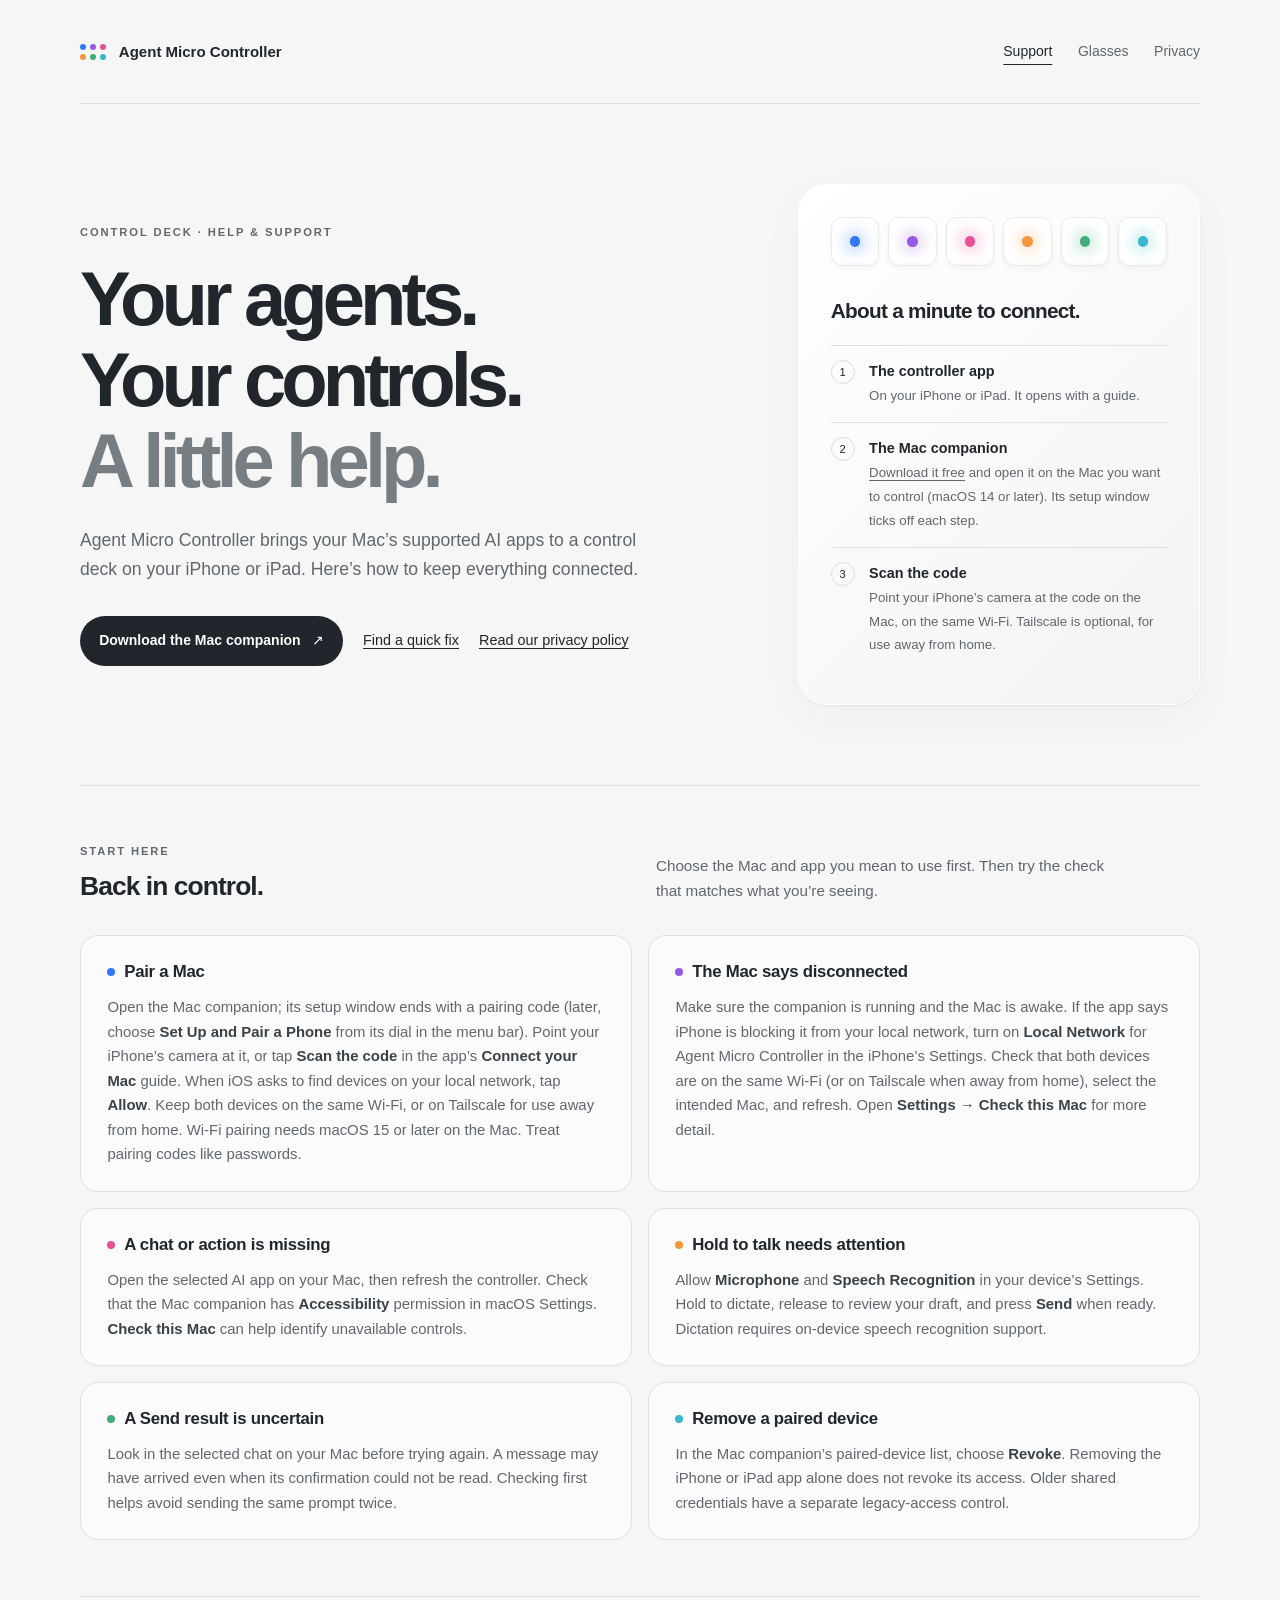
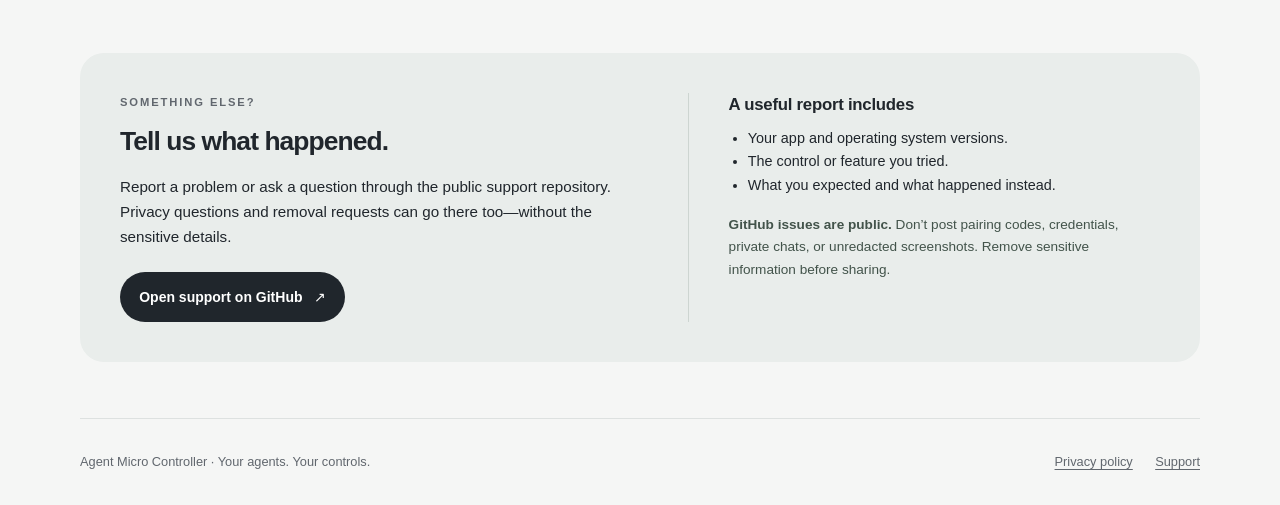
<file: index.html>
<!doctype html>
<html lang="en">
<head>
  <meta charset="utf-8">
  <meta name="viewport" content="width=device-width, initial-scale=1">
  <meta name="description" content="Setup help, troubleshooting, and privacy information for Agent Micro Controller, the iPhone and iPad control deck for your paired Macs.">
  <meta name="theme-color" content="#f5f6f5">
  <meta name="referrer" content="strict-origin-when-cross-origin">
  <title>Support · Agent Micro Controller</title>
  <link rel="canonical" href="https://rickndanger-ctrl.github.io/agent-micro-controller-site/">
  <link rel="stylesheet" href="styles.css">
</head>
<body>
  <a class="skip-link" href="#main">Skip to content</a>
  <div class="shell">
    <header class="site-header">
      <a class="brand" href="./" aria-label="Agent Micro Controller support home">
        <span class="brand-mark" aria-hidden="true"><i class="blue"></i><i class="purple"></i><i class="pink"></i><i class="orange"></i><i class="green"></i><i class="cyan"></i></span>
        <span>Agent Micro Controller</span>
      </a>
      <nav class="site-nav" aria-label="Main navigation"><a href="./" aria-current="page">Support</a><a href="glasses/">Glasses</a><a href="privacy/">Privacy</a></nav>
    </header>

    <main id="main">
      <section class="hero" aria-labelledby="welcome">
        <div class="hero-copy">
          <span class="eyebrow">Control Deck · Help &amp; support</span>
          <h1 id="welcome">Your agents.<br>Your controls.<br><span>A little help.</span></h1>
          <p>Agent Micro Controller brings your Mac’s supported AI apps to a control deck on your iPhone or iPad. Here’s how to keep everything connected.</p>
          <div class="hero-links"><a class="button" href="https://github.com/rickndanger-ctrl/genesis-microcontroller-app/releases/latest">Download the Mac companion <span aria-hidden="true">↗</span></a><a href="#troubleshooting">Find a quick fix</a><a href="privacy/">Read our privacy policy</a></div>
        </div>
        <aside class="setup-card" aria-labelledby="setup-title">
          <div class="key-motif" aria-hidden="true"><i class="blue"></i><i class="purple"></i><i class="pink"></i><i class="orange"></i><i class="green"></i><i class="cyan"></i></div>
          <h2 id="setup-title">About a minute to connect.</h2>
          <div class="setup-row"><span class="setup-number" aria-hidden="true">1</span><div><strong>The controller app</strong><span>On your iPhone or iPad. It opens with a guide.</span></div></div>
          <div class="setup-row"><span class="setup-number" aria-hidden="true">2</span><div><strong>The Mac companion</strong><span><a href="https://github.com/rickndanger-ctrl/genesis-microcontroller-app/releases/latest">Download it free</a> and open it on the Mac you want to control (macOS 14 or later). Its setup window ticks off each step.</span></div></div>
          <div class="setup-row"><span class="setup-number" aria-hidden="true">3</span><div><strong>Scan the code</strong><span>Point your iPhone’s camera at the code on the Mac, on the same Wi-Fi. Tailscale is optional, for use away from home.</span></div></div>
        </aside>
      </section>

      <section class="section" id="troubleshooting" aria-labelledby="help-title">
        <div class="section-heading"><div><span class="eyebrow">Start here</span><h2 id="help-title">Back in control.</h2></div><p>Choose the Mac and app you mean to use first. Then try the check that matches what you’re seeing.</p></div>
        <div class="help-grid">
          <article class="help-card"><h3><span class="card-dot blue" aria-hidden="true"></span>Pair a Mac</h3><p>Open the Mac companion; its setup window ends with a pairing code (later, choose <strong>Set Up and Pair a Phone</strong> from its dial in the menu bar). Point your iPhone’s camera at it, or tap <strong>Scan the code</strong> in the app’s <strong>Connect your Mac</strong> guide. When iOS asks to find devices on your local network, tap <strong>Allow</strong>. Keep both devices on the same Wi-Fi, or on Tailscale for use away from home. Wi-Fi pairing needs macOS 15 or later on the Mac. Treat pairing codes like passwords.</p></article>
          <article class="help-card"><h3><span class="card-dot purple" aria-hidden="true"></span>The Mac says disconnected</h3><p>Make sure the companion is running and the Mac is awake. If the app says iPhone is blocking it from your local network, turn on <strong>Local Network</strong> for Agent Micro Controller in the iPhone’s Settings. Check that both devices are on the same Wi-Fi (or on Tailscale when away from home), select the intended Mac, and refresh. Open <strong>Settings → Check this Mac</strong> for more detail.</p></article>
          <article class="help-card"><h3><span class="card-dot pink" aria-hidden="true"></span>A chat or action is missing</h3><p>Open the selected AI app on your Mac, then refresh the controller. Check that the Mac companion has <strong>Accessibility</strong> permission in macOS Settings. <strong>Check this Mac</strong> can help identify unavailable controls.</p></article>
          <article class="help-card"><h3><span class="card-dot orange" aria-hidden="true"></span>Hold to talk needs attention</h3><p>Allow <strong>Microphone</strong> and <strong>Speech Recognition</strong> in your device’s Settings. Hold to dictate, release to review your draft, and press <strong>Send</strong> when ready. Dictation requires on-device speech recognition support.</p></article>
          <article class="help-card"><h3><span class="card-dot green" aria-hidden="true"></span>A Send result is uncertain</h3><p>Look in the selected chat on your Mac before trying again. A message may have arrived even when its confirmation could not be read. Checking first helps avoid sending the same prompt twice.</p></article>
          <article class="help-card"><h3><span class="card-dot cyan" aria-hidden="true"></span>Remove a paired device</h3><p>In the Mac companion’s paired-device list, choose <strong>Revoke</strong>. Removing the iPhone or iPad app alone does not revoke its access. Older shared credentials have a separate legacy-access control.</p></article>
        </div>
      </section>

      <section class="section" aria-labelledby="contact-title">
        <div class="contact-card">
          <div><span class="eyebrow">Something else?</span><h2 id="contact-title">Tell us what happened.</h2><p>Report a problem or ask a question through the public support repository. Privacy questions and removal requests can go there too—without the sensitive details.</p><a class="button" href="https://github.com/rickndanger-ctrl/agent-micro-controller-site/issues">Open support on GitHub <span aria-hidden="true">↗</span></a></div>
          <div class="issue-notes"><h3>A useful report includes</h3><ul><li>Your app and operating system versions.</li><li>The control or feature you tried.</li><li>What you expected and what happened instead.</li></ul><p class="private-warning"><strong>GitHub issues are public.</strong> Don’t post pairing codes, credentials, private chats, or unredacted screenshots. Remove sensitive information before sharing.</p></div>
        </div>
      </section>
    </main>

    <footer class="site-footer"><p>Agent Micro Controller · Your agents. Your controls.</p><nav aria-label="Footer navigation"><a href="privacy/">Privacy policy</a><a href="https://github.com/rickndanger-ctrl/agent-micro-controller-site/issues">Support</a></nav></footer>
  </div>
</body>
</html>
</file>
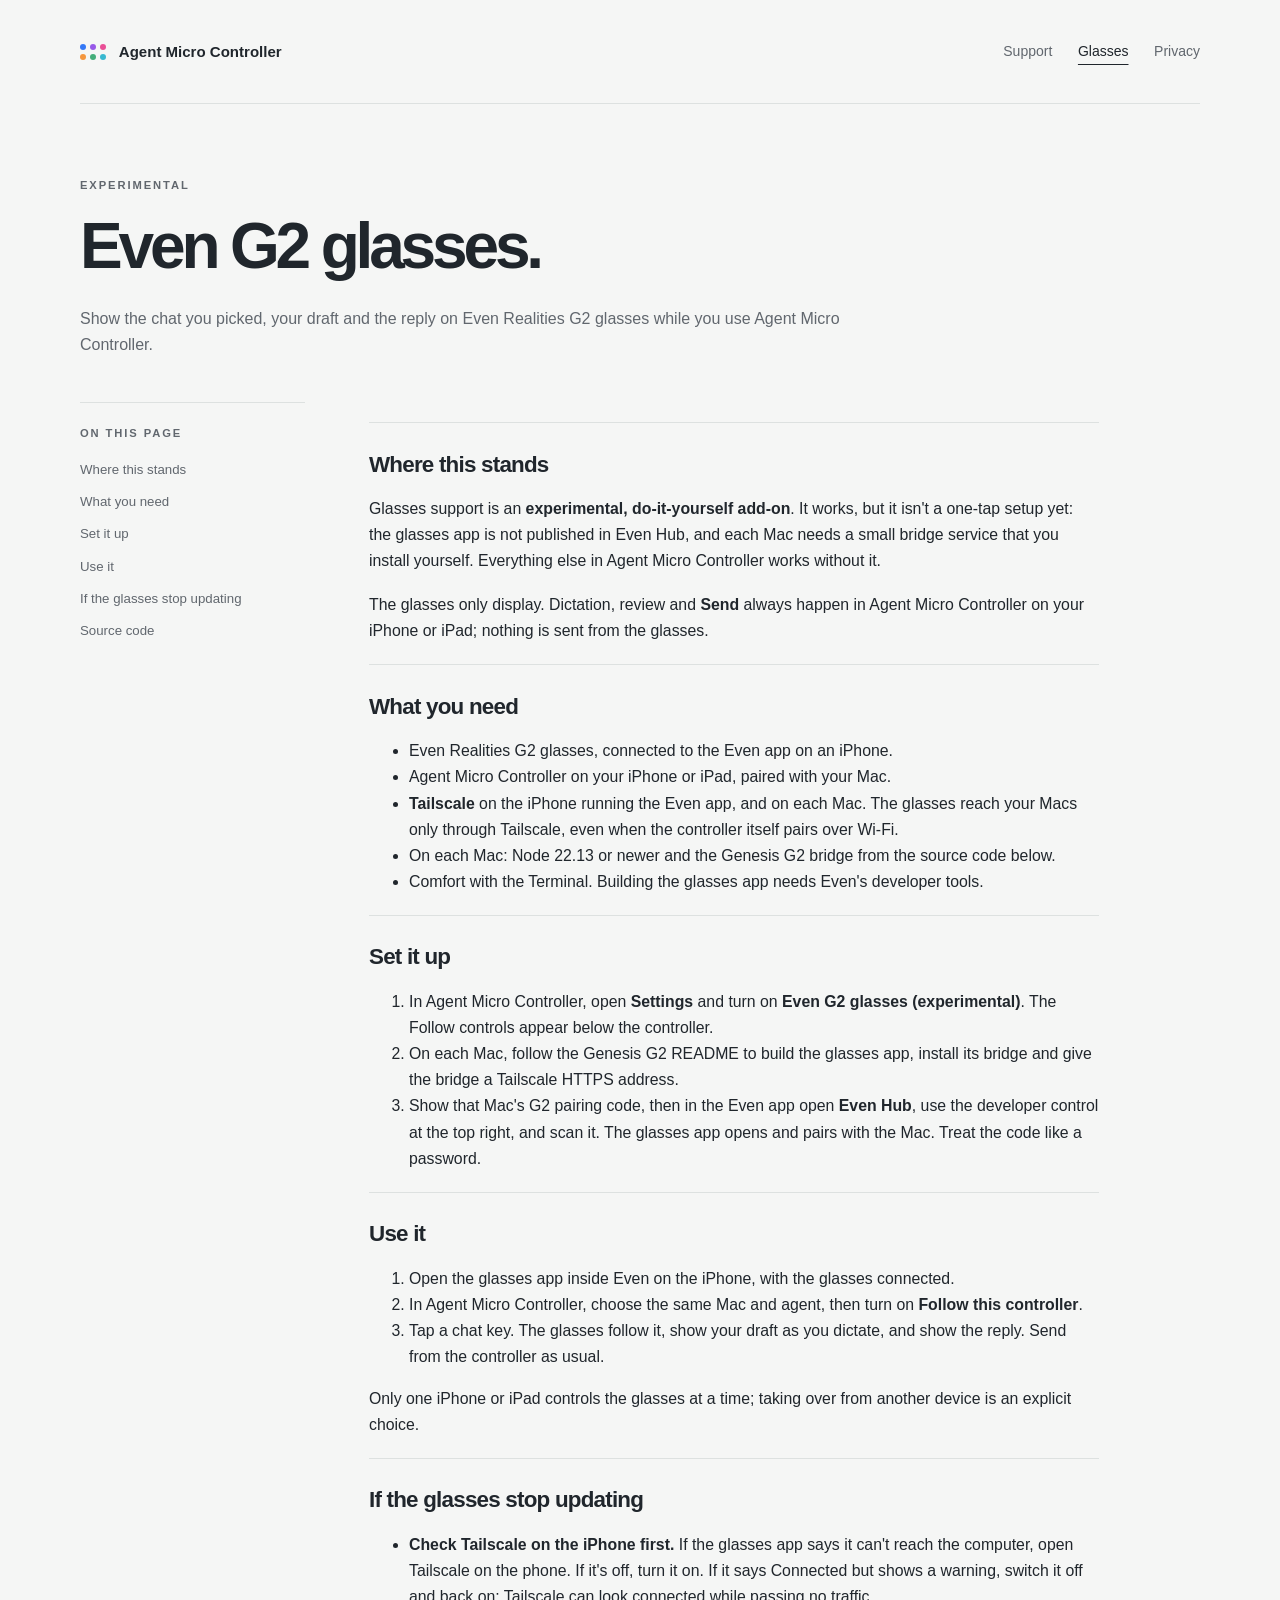
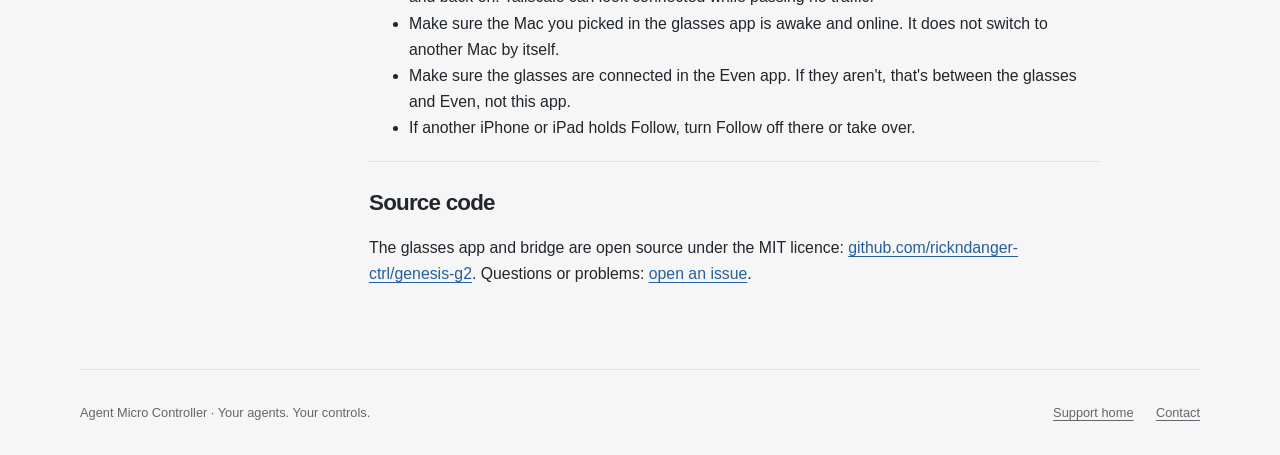
<file: glasses/index.html>
<!doctype html>
<html lang="en">
<head>
  <meta charset="utf-8">
  <meta name="viewport" content="width=device-width, initial-scale=1">
  <meta name="description" content="Experimental: show your Agent Micro Controller chat and draft on Even Realities G2 glasses. What you need, how to set it up, and how to fix a lost connection.">
  <meta name="theme-color" content="#f5f6f5">
  <meta name="referrer" content="strict-origin-when-cross-origin">
  <title>G2 glasses (experimental) · Agent Micro Controller</title>
  <link rel="canonical" href="https://rickndanger-ctrl.github.io/agent-micro-controller-site/glasses/">
  <link rel="stylesheet" href="../styles.css">
</head>
<body>
  <a class="skip-link" href="#main">Skip to content</a>
  <div class="shell">
    <header class="site-header">
      <a class="brand" href="../" aria-label="Agent Micro Controller support home">
        <span class="brand-mark" aria-hidden="true"><i class="blue"></i><i class="purple"></i><i class="pink"></i><i class="orange"></i><i class="green"></i><i class="cyan"></i></span>
        <span>Agent Micro Controller</span>
      </a>
      <nav class="site-nav" aria-label="Main navigation"><a href="../">Support</a><a href="./" aria-current="page">Glasses</a><a href="../privacy/">Privacy</a></nav>
    </header>
    <main id="main">
      <div class="policy-header">
        <span class="eyebrow">Experimental</span>
        <h1>Even G2 glasses.</h1>
        <p>Show the chat you picked, your draft and the reply on Even Realities G2 glasses while you use Agent Micro Controller.</p>
      </div>
      <div class="policy-layout">
        <nav class="policy-toc" aria-label="Glasses guide sections"><span class="eyebrow">On this page</span><ol>
<li><a href="#status">Where this stands</a></li>
<li><a href="#what-you-need">What you need</a></li>
<li><a href="#set-up">Set it up</a></li>
<li><a href="#use">Use it</a></li>
<li><a href="#trouble">If the glasses stop updating</a></li>
<li><a href="#source">Source code</a></li>
        </ol></nav>
        <article class="policy-body" aria-label="Even G2 glasses guide">
<h2 id="status">Where this stands</h2>
<p>Glasses support is an <strong>experimental, do-it-yourself add-on</strong>. It works, but it isn't a one-tap setup yet: the glasses app is not published in Even Hub, and each Mac needs a small bridge service that you install yourself. Everything else in Agent Micro Controller works without it.</p>
<p>The glasses only display. Dictation, review and <strong>Send</strong> always happen in Agent Micro Controller on your iPhone or iPad; nothing is sent from the glasses.</p>

<h2 id="what-you-need">What you need</h2>
<ul>
<li>Even Realities G2 glasses, connected to the Even app on an iPhone.</li>
<li>Agent Micro Controller on your iPhone or iPad, paired with your Mac.</li>
<li><strong>Tailscale</strong> on the iPhone running the Even app, and on each Mac. The glasses reach your Macs only through Tailscale, even when the controller itself pairs over Wi-Fi.</li>
<li>On each Mac: Node 22.13 or newer and the Genesis G2 bridge from the source code below.</li>
<li>Comfort with the Terminal. Building the glasses app needs Even's developer tools.</li>
</ul>

<h2 id="set-up">Set it up</h2>
<ol>
<li>In Agent Micro Controller, open <strong>Settings</strong> and turn on <strong>Even G2 glasses (experimental)</strong>. The Follow controls appear below the controller.</li>
<li>On each Mac, follow the Genesis G2 README to build the glasses app, install its bridge and give the bridge a Tailscale HTTPS address.</li>
<li>Show that Mac's G2 pairing code, then in the Even app open <strong>Even Hub</strong>, use the developer control at the top right, and scan it. The glasses app opens and pairs with the Mac. Treat the code like a password.</li>
</ol>

<h2 id="use">Use it</h2>
<ol>
<li>Open the glasses app inside Even on the iPhone, with the glasses connected.</li>
<li>In Agent Micro Controller, choose the same Mac and agent, then turn on <strong>Follow this controller</strong>.</li>
<li>Tap a chat key. The glasses follow it, show your draft as you dictate, and show the reply. Send from the controller as usual.</li>
</ol>
<p>Only one iPhone or iPad controls the glasses at a time; taking over from another device is an explicit choice.</p>

<h2 id="trouble">If the glasses stop updating</h2>
<ul>
<li><strong>Check Tailscale on the iPhone first.</strong> If the glasses app says it can't reach the computer, open Tailscale on the phone. If it's off, turn it on. If it says Connected but shows a warning, switch it off and back on: Tailscale can look connected while passing no traffic.</li>
<li>Make sure the Mac you picked in the glasses app is awake and online. It does not switch to another Mac by itself.</li>
<li>Make sure the glasses are connected in the Even app. If they aren't, that's between the glasses and Even, not this app.</li>
<li>If another iPhone or iPad holds Follow, turn Follow off there or take over.</li>
</ul>

<h2 id="source">Source code</h2>
<p>The glasses app and bridge are open source under the MIT licence: <a href="https://github.com/rickndanger-ctrl/genesis-g2">github.com/rickndanger-ctrl/genesis-g2</a>. Questions or problems: <a href="https://github.com/rickndanger-ctrl/agent-micro-controller-site/issues">open an issue</a>.</p>
        </article>
      </div>
    </main>
    <footer class="site-footer"><p>Agent Micro Controller · Your agents. Your controls.</p><nav aria-label="Footer navigation"><a href="../">Support home</a><a href="https://github.com/rickndanger-ctrl/agent-micro-controller-site/issues">Contact</a></nav></footer>
  </div>
</body>
</html>
</file>
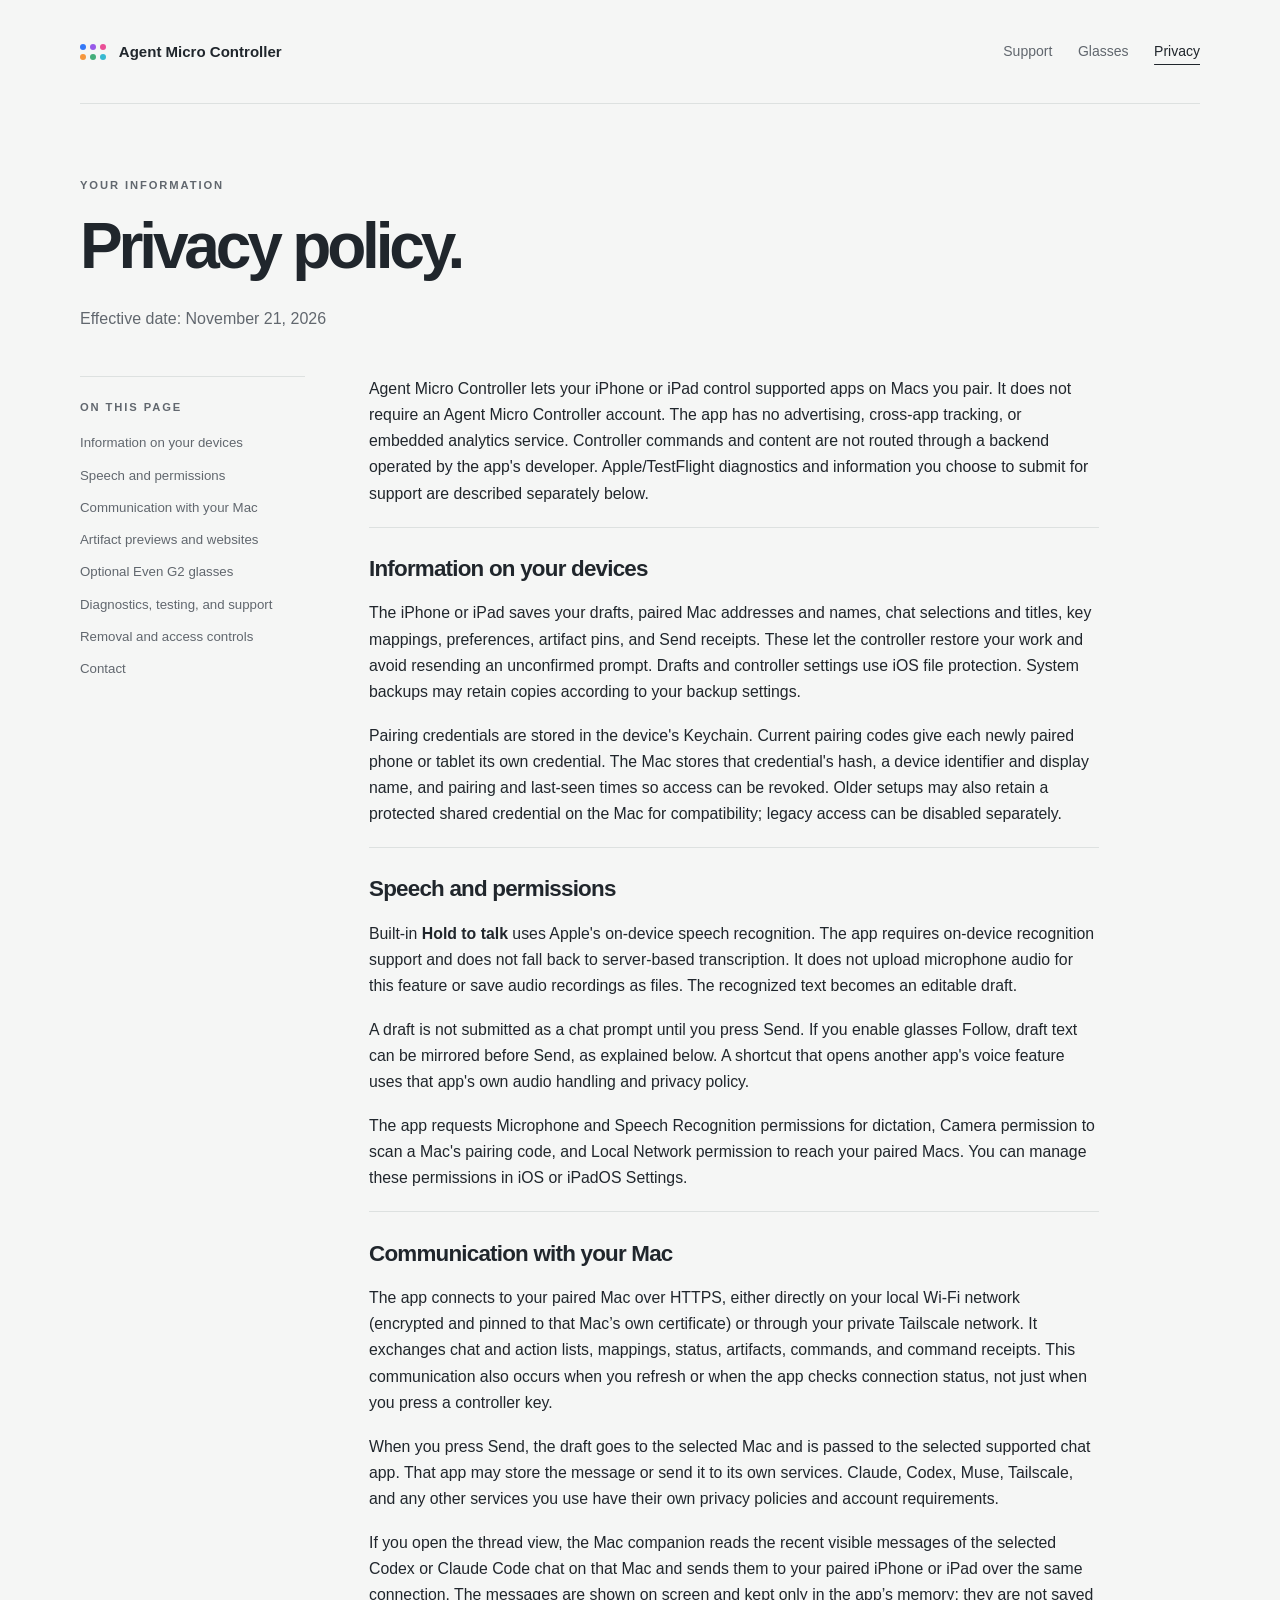
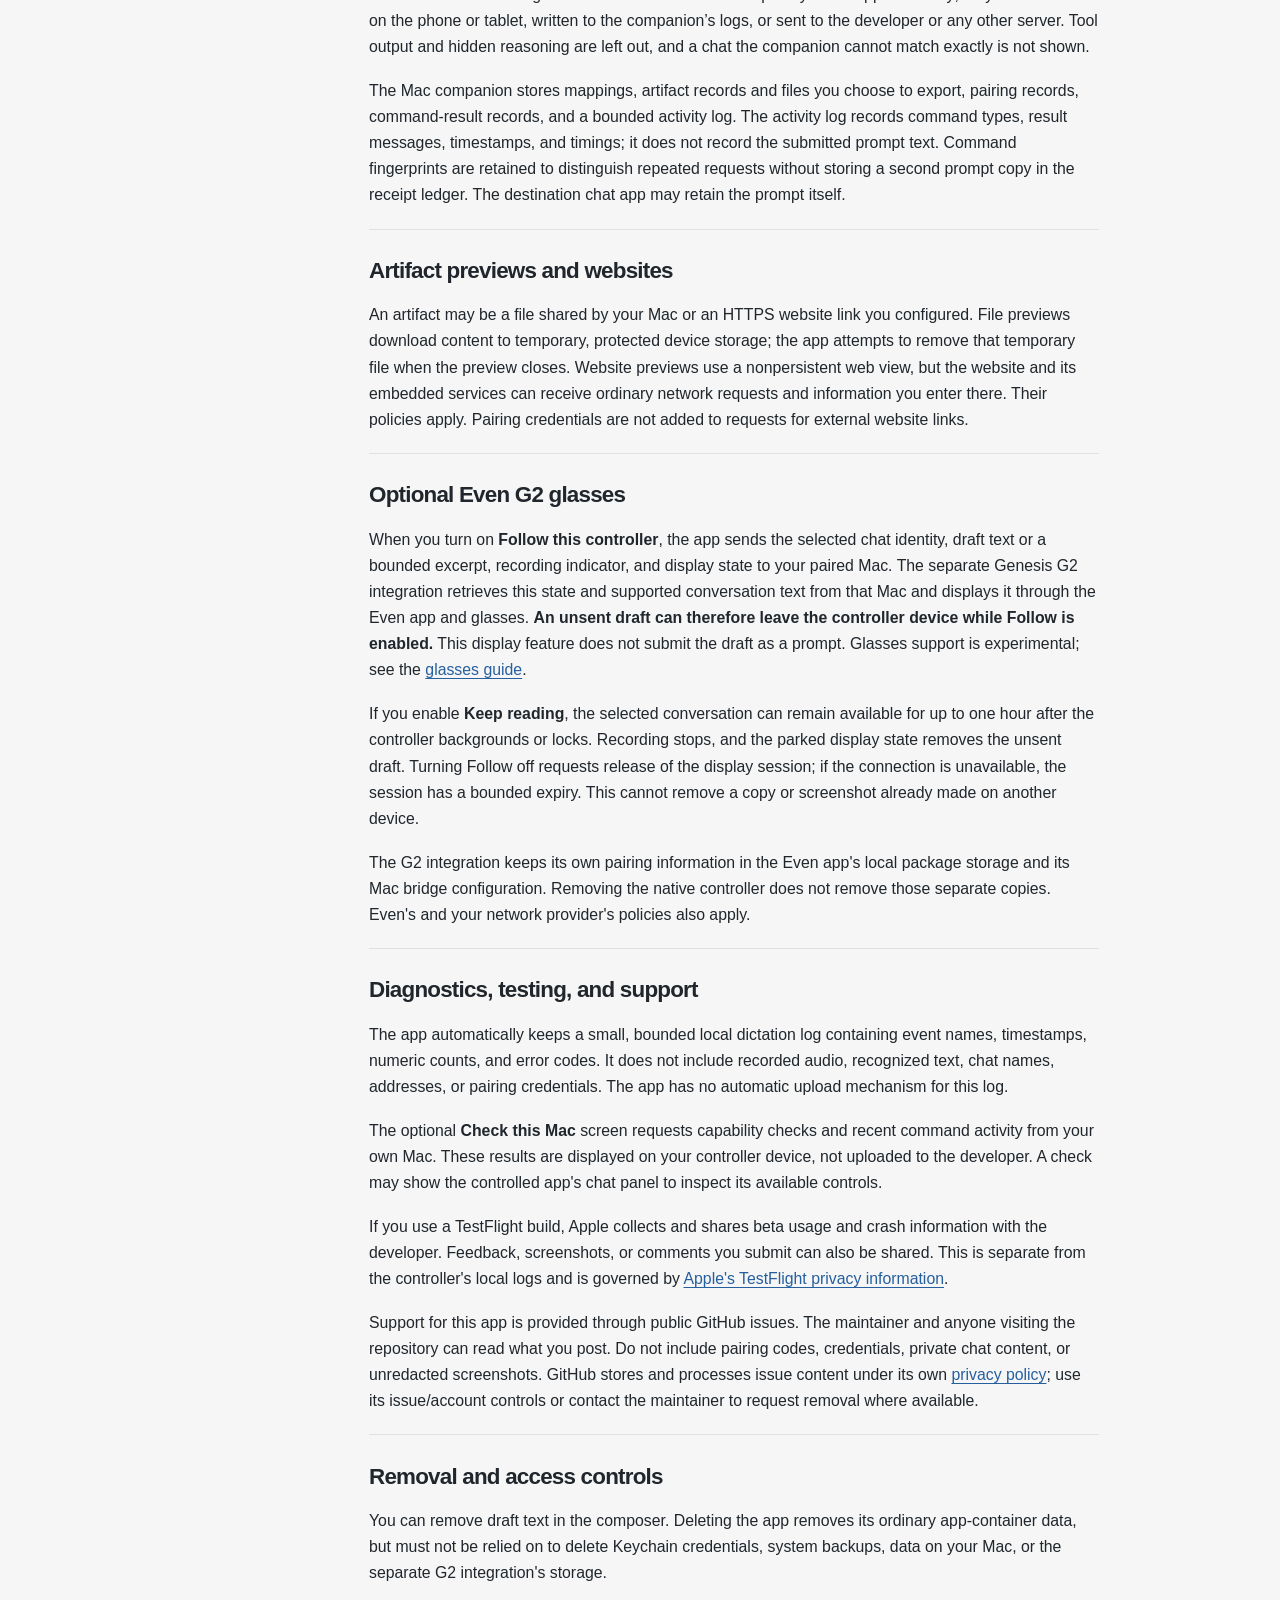
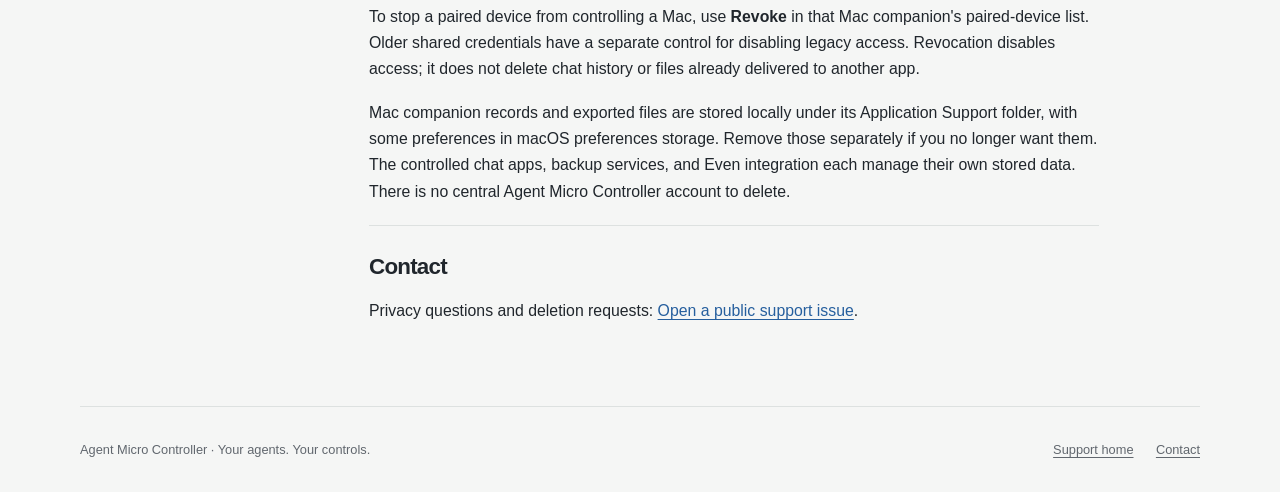
<file: privacy/index.html>
<!doctype html>
<html lang="en">
<head>
  <meta charset="utf-8">
  <meta name="viewport" content="width=device-width, initial-scale=1">
  <meta name="description" content="How Agent Micro Controller handles drafts, speech recognition, Mac pairing, optional glasses displays, diagnostics, and support information.">
  <meta name="theme-color" content="#f5f6f5">
  <meta name="referrer" content="strict-origin-when-cross-origin">
  <title>Privacy policy · Agent Micro Controller</title>
  <link rel="canonical" href="https://rickndanger-ctrl.github.io/agent-micro-controller-site/privacy/">
  <link rel="stylesheet" href="../styles.css">
</head>
<body>
  <a class="skip-link" href="#main">Skip to content</a>
  <div class="shell">
    <header class="site-header">
      <a class="brand" href="../" aria-label="Agent Micro Controller support home">
        <span class="brand-mark" aria-hidden="true"><i class="blue"></i><i class="purple"></i><i class="pink"></i><i class="orange"></i><i class="green"></i><i class="cyan"></i></span>
        <span>Agent Micro Controller</span>
      </a>
      <nav class="site-nav" aria-label="Main navigation"><a href="../">Support</a><a href="../glasses/">Glasses</a><a href="./" aria-current="page">Privacy</a></nav>
    </header>
    <main id="main">
      <div class="policy-header">
        <span class="eyebrow">Your information</span>
        <h1>Privacy policy.</h1>
        <p>Effective date: <time datetime="2026-11-21">November 21, 2026</time></p>
      </div>
      <div class="policy-layout">
        <nav class="policy-toc" aria-label="Privacy policy sections"><span class="eyebrow">On this page</span><ol>
<li><a href="#information-on-your-devices">Information on your devices</a></li>
<li><a href="#speech-and-permissions">Speech and permissions</a></li>
<li><a href="#communication-with-your-mac">Communication with your Mac</a></li>
<li><a href="#artifact-previews-and-websites">Artifact previews and websites</a></li>
<li><a href="#optional-even-g2-glasses">Optional Even G2 glasses</a></li>
<li><a href="#diagnostics-testing-and-support">Diagnostics, testing, and support</a></li>
<li><a href="#removal-and-access-controls">Removal and access controls</a></li>
<li><a href="#contact">Contact</a></li>
        </ol></nav>
        <article class="policy-body" aria-label="Agent Micro Controller privacy policy">
<p>Agent Micro Controller lets your iPhone or iPad control supported apps on Macs you pair. It does not require an Agent Micro Controller account. The app has no advertising, cross-app tracking, or embedded analytics service. Controller commands and content are not routed through a backend operated by the app's developer. Apple/TestFlight diagnostics and information you choose to submit for support are described separately below.</p>
<h2 id="information-on-your-devices">Information on your devices</h2>
<p>The iPhone or iPad saves your drafts, paired Mac addresses and names, chat selections and titles, key mappings, preferences, artifact pins, and Send receipts. These let the controller restore your work and avoid resending an unconfirmed prompt. Drafts and controller settings use iOS file protection. System backups may retain copies according to your backup settings.</p>
<p>Pairing credentials are stored in the device's Keychain. Current pairing codes give each newly paired phone or tablet its own credential. The Mac stores that credential's hash, a device identifier and display name, and pairing and last-seen times so access can be revoked. Older setups may also retain a protected shared credential on the Mac for compatibility; legacy access can be disabled separately.</p>
<h2 id="speech-and-permissions">Speech and permissions</h2>
<p>Built-in <strong>Hold to talk</strong> uses Apple's on-device speech recognition. The app requires on-device recognition support and does not fall back to server-based transcription. It does not upload microphone audio for this feature or save audio recordings as files. The recognized text becomes an editable draft.</p>
<p>A draft is not submitted as a chat prompt until you press Send. If you enable glasses Follow, draft text can be mirrored before Send, as explained below. A shortcut that opens another app's voice feature uses that app's own audio handling and privacy policy.</p>
<p>The app requests Microphone and Speech Recognition permissions for dictation, Camera permission to scan a Mac's pairing code, and Local Network permission to reach your paired Macs. You can manage these permissions in iOS or iPadOS Settings.</p>
<h2 id="communication-with-your-mac">Communication with your Mac</h2>
<p>The app connects to your paired Mac over HTTPS, either directly on your local Wi-Fi network (encrypted and pinned to that Mac’s own certificate) or through your private Tailscale network. It exchanges chat and action lists, mappings, status, artifacts, commands, and command receipts. This communication also occurs when you refresh or when the app checks connection status, not just when you press a controller key.</p>
<p>When you press Send, the draft goes to the selected Mac and is passed to the selected supported chat app. That app may store the message or send it to its own services. Claude, Codex, Muse, Tailscale, and any other services you use have their own privacy policies and account requirements.</p>
<p>If you open the thread view, the Mac companion reads the recent visible messages of the selected Codex or Claude Code chat on that Mac and sends them to your paired iPhone or iPad over the same connection. The messages are shown on screen and kept only in the app’s memory; they are not saved on the phone or tablet, written to the companion’s logs, or sent to the developer or any other server. Tool output and hidden reasoning are left out, and a chat the companion cannot match exactly is not shown.</p>
<p>The Mac companion stores mappings, artifact records and files you choose to export, pairing records, command-result records, and a bounded activity log. The activity log records command types, result messages, timestamps, and timings; it does not record the submitted prompt text. Command fingerprints are retained to distinguish repeated requests without storing a second prompt copy in the receipt ledger. The destination chat app may retain the prompt itself.</p>
<h2 id="artifact-previews-and-websites">Artifact previews and websites</h2>
<p>An artifact may be a file shared by your Mac or an HTTPS website link you configured. File previews download content to temporary, protected device storage; the app attempts to remove that temporary file when the preview closes. Website previews use a nonpersistent web view, but the website and its embedded services can receive ordinary network requests and information you enter there. Their policies apply. Pairing credentials are not added to requests for external website links.</p>
<h2 id="optional-even-g2-glasses">Optional Even G2 glasses</h2>
<p>When you turn on <strong>Follow this controller</strong>, the app sends the selected chat identity, draft text or a bounded excerpt, recording indicator, and display state to your paired Mac. The separate Genesis G2 integration retrieves this state and supported conversation text from that Mac and displays it through the Even app and glasses. <strong>An unsent draft can therefore leave the controller device while Follow is enabled.</strong> This display feature does not submit the draft as a prompt. Glasses support is experimental; see the <a href="../glasses/">glasses guide</a>.</p>
<p>If you enable <strong>Keep reading</strong>, the selected conversation can remain available for up to one hour after the controller backgrounds or locks. Recording stops, and the parked display state removes the unsent draft. Turning Follow off requests release of the display session; if the connection is unavailable, the session has a bounded expiry. This cannot remove a copy or screenshot already made on another device.</p>
<p>The G2 integration keeps its own pairing information in the Even app's local package storage and its Mac bridge configuration. Removing the native controller does not remove those separate copies. Even's and your network provider's policies also apply.</p>
<h2 id="diagnostics-testing-and-support">Diagnostics, testing, and support</h2>
<p>The app automatically keeps a small, bounded local dictation log containing event names, timestamps, numeric counts, and error codes. It does not include recorded audio, recognized text, chat names, addresses, or pairing credentials. The app has no automatic upload mechanism for this log.</p>
<p>The optional <strong>Check this Mac</strong> screen requests capability checks and recent command activity from your own Mac. These results are displayed on your controller device, not uploaded to the developer. A check may show the controlled app's chat panel to inspect its available controls.</p>
<p>If you use a TestFlight build, Apple collects and shares beta usage and crash information with the developer. Feedback, screenshots, or comments you submit can also be shared. This is separate from the controller's local logs and is governed by <a href="https://www.apple.com/legal/privacy/data/en/test-flight/">Apple's TestFlight privacy information</a>.</p>
<p>Support for this app is provided through public GitHub issues. The maintainer and anyone visiting the repository can read what you post. Do not include pairing codes, credentials, private chat content, or unredacted screenshots. GitHub stores and processes issue content under its own <a href="https://docs.github.com/en/site-policy/privacy-policies/github-general-privacy-statement">privacy policy</a>; use its issue/account controls or contact the maintainer to request removal where available.</p>
<h2 id="removal-and-access-controls">Removal and access controls</h2>
<p>You can remove draft text in the composer. Deleting the app removes its ordinary app-container data, but must not be relied on to delete Keychain credentials, system backups, data on your Mac, or the separate G2 integration's storage.</p>
<p>To stop a paired device from controlling a Mac, use <strong>Revoke</strong> in that Mac companion's paired-device list. Older shared credentials have a separate control for disabling legacy access. Revocation disables access; it does not delete chat history or files already delivered to another app.</p>
<p>Mac companion records and exported files are stored locally under its Application Support folder, with some preferences in macOS preferences storage. Remove those separately if you no longer want them. The controlled chat apps, backup services, and Even integration each manage their own stored data. There is no central Agent Micro Controller account to delete.</p>
<h2 id="contact">Contact</h2>
<p>Privacy questions and deletion requests: <a href="https://github.com/rickndanger-ctrl/agent-micro-controller-site/issues">Open a public support issue</a>.</p>

        </article>
      </div>
    </main>
    <footer class="site-footer"><p>Agent Micro Controller · Your agents. Your controls.</p><nav aria-label="Footer navigation"><a href="../">Support home</a><a href="https://github.com/rickndanger-ctrl/agent-micro-controller-site/issues">Contact</a></nav></footer>
  </div>
</body>
</html>
</file>
<file: styles.css>
@charset "UTF-8";

:root {
  color-scheme: light;
  --ink: #20262c;
  --muted: #61676e;
  --paper: #f5f6f5;
  --line: #dde1e0;
  --blue: #3478f6;
  --purple: #9759e8;
  --pink: #e94f96;
  --orange: #f4963e;
  --green: #43ad79;
  --cyan: #39b8d0;
  font-family: -apple-system, BlinkMacSystemFont, "Segoe UI", sans-serif;
  font-synthesis: none;
  text-rendering: optimizeLegibility;
  -webkit-font-smoothing: antialiased;
}

* { box-sizing: border-box; }
html { scroll-padding-top: 2rem; }
body { margin: 0; color: var(--ink); background: var(--paper); line-height: 1.65; }
a { color: inherit; text-underline-offset: .22em; text-decoration-thickness: .075em; }
a:hover { text-decoration-thickness: .13em; }
a:focus-visible, summary:focus-visible { outline: 3px solid var(--blue); outline-offset: 5px; border-radius: 4px; }
::selection { color: #102b4e; background: #dce8ff; }
.skip-link { position: absolute; z-index: 10; left: 1rem; top: -6rem; padding: .75rem 1rem; border-radius: 10px; background: var(--ink); color: white; }
.skip-link:focus { top: 1rem; }
.shell { width: min(1120px, calc(100% - 3rem)); margin-inline: auto; }
.site-header { display: flex; justify-content: space-between; align-items: center; gap: 2rem; padding: 2rem 0; border-bottom: 1px solid var(--line); }
.brand { display: flex; align-items: center; gap: .8rem; font-size: .94rem; font-weight: 650; line-height: 1.3; text-decoration: none; }
.brand-mark { display: grid; grid-template-columns: repeat(3, 6px); gap: 4px; flex-shrink: 0; }
.brand-mark i { width: 6px; height: 6px; border-radius: 50%; background: var(--tone); }
.blue { --tone: var(--blue); }
.purple { --tone: var(--purple); }
.pink { --tone: var(--pink); }
.orange { --tone: var(--orange); }
.green { --tone: var(--green); }
.cyan { --tone: var(--cyan); }
.site-nav { display: flex; align-items: center; gap: 1.6rem; font-size: .875rem; }
.site-nav a { padding-block: .5rem; text-decoration: none; color: var(--muted); }
.site-nav a:hover, .site-nav a[aria-current="page"] { color: var(--ink); }
.site-nav a[aria-current="page"] { text-decoration: underline; text-underline-offset: .5rem; }
.eyebrow { display: block; font-size: .7rem; font-weight: 700; letter-spacing: .17em; text-transform: uppercase; color: var(--muted); }
h1, h2, h3, p { margin-top: 0; }
h1 { font-size: clamp(2.65rem, 6.5vw, 4.75rem); letter-spacing: -.065em; line-height: 1.06; font-weight: 620; margin-block: 1.15rem 1.55rem; }
h2 { font-size: 1.65rem; line-height: 1.25; letter-spacing: -.035em; font-weight: 620; }
h3 { font-size: 1.05rem; line-height: 1.4; letter-spacing: -.015em; }
.hero { display: grid; grid-template-columns: 1.3fr .8fr; align-items: center; gap: 4rem; padding-block: 5rem; }
.hero-copy > p { max-width: 36rem; color: var(--muted); font-size: 1.1rem; }
.hero-copy h1 span { color: #777e83; }
.hero-links { display: flex; gap: 1.25rem; flex-wrap: wrap; align-items: center; margin-top: 2rem; font-size: .9rem; }
.button { display: inline-flex; align-items: center; justify-content: center; gap: .7rem; padding: .85rem 1.2rem; border-radius: 99px; color: #fff; background: var(--ink); text-decoration: none; font-size: .875rem; font-weight: 600; }
.button:hover { background: #394047; }
.setup-card { border: 1px solid #fff; border-radius: 28px; padding: 2rem; background: linear-gradient(135deg, #fff 0%, #f2f3f2 100%); box-shadow: 0 1px 2px #232b3310, 0 14px 45px #232b3308; }
.key-motif { display: grid; grid-template-columns: repeat(6, 1fr); gap: .55rem; margin-bottom: 2rem; }
.key-motif i { position: relative; aspect-ratio: 1; border-radius: 11px; background: #fff; border: 1px solid #e9ebe9; box-shadow: 0 3px 4px #2e36360a, inset 0 -2px 3px #2e363608; }
.key-motif i::before { content: ""; position: absolute; inset: 25%; border-radius: 50%; background: var(--tone); opacity: .23; filter: blur(7px); }
.key-motif i::after { content: ""; position: absolute; inset: 39%; border-radius: 50%; background: var(--tone); }
.setup-card h2 { font-size: 1.3rem; margin-bottom: 1.3rem; }
.setup-row { display: flex; align-items: flex-start; gap: .9rem; padding-block: .9rem; border-top: 1px solid var(--line); font-size: .9rem; }
.setup-number { flex-shrink: 0; display: grid; place-items: center; width: 1.5rem; height: 1.5rem; border: 1px solid #d9dedd; border-radius: 50%; font-size: .7rem; font-variant-numeric: tabular-nums; }
.setup-row strong { display: block; font-weight: 600; }
.setup-row span:not(.setup-number) { color: var(--muted); font-size: .83rem; }
.section { border-top: 1px solid var(--line); padding-block: 3.5rem; }
.section-heading { display: grid; grid-template-columns: 1fr 1fr; gap: 2rem; margin-bottom: 2rem; }
.section-heading h2 { margin-block: .65rem 0; }
.section-heading > p { color: var(--muted); align-self: end; margin: 0; max-width: 29rem; font-size: .95rem; }
.help-grid { display: grid; grid-template-columns: repeat(2, minmax(0, 1fr)); gap: 1rem; }
.help-card { padding: 1.5rem 1.65rem; border: 1px solid var(--line); border-radius: 18px; background: #ffffff7a; }
.help-card h3 { margin-bottom: .7rem; }
.help-card p { font-size: .93rem; color: var(--muted); margin-bottom: 0; }
.help-card p + p { margin-top: .8rem; }
.help-card strong { color: #3a4249; font-weight: 600; }
.card-dot { display: inline-block; width: .5rem; height: .5rem; border-radius: 50%; margin-right: .55rem; background: var(--tone); vertical-align: .08em; }
.contact-card { display: grid; grid-template-columns: 1.1fr 1fr; gap: 3rem; border-radius: 24px; background: #e9edeb; padding: 2.5rem; }
.contact-card h2 { margin-block: .8rem 1rem; }
.contact-card p { max-width: 34rem; font-size: .95rem; }
.contact-card .button { margin-top: .5rem; }
.issue-notes { border-left: 1px solid #cdd5d1; padding-left: 2.5rem; }
.issue-notes h3 { margin-bottom: .6rem; }
.issue-notes ul { padding-left: 1.2rem; margin-block: .5rem 1rem; font-size: .9rem; }
.issue-notes .private-warning { color: #42534a; font-size: .85rem; margin-bottom: 0; }
.site-footer { display: flex; justify-content: space-between; gap: 2rem; padding-block: 2rem; color: var(--muted); font-size: .8rem; border-top: 1px solid var(--line); }
.site-footer p { margin: 0; }
.site-footer nav { display: flex; flex-wrap: wrap; gap: 1.4rem; }
.policy-header { max-width: 760px; padding-block: 4.5rem 2.75rem; }
.policy-header h1 { font-size: clamp(2.6rem, 6vw, 4rem); }
.policy-header p { color: var(--muted); margin-bottom: 0; }
.policy-layout { display: grid; grid-template-columns: 225px minmax(0, 1fr); align-items: start; gap: 4rem; padding-bottom: 4rem; }
.policy-toc { position: sticky; top: 2rem; font-size: .83rem; padding-top: 1.3rem; border-top: 1px solid var(--line); }
.policy-toc .eyebrow { margin-bottom: 1rem; }
.policy-toc ol { margin: 0; padding: 0; list-style: none; }
.policy-toc li + li { margin-top: .65rem; }
.policy-toc a { color: var(--muted); text-decoration: none; }
.policy-toc a:hover { color: var(--ink); text-decoration: underline; }
.policy-body { max-width: 730px; font-size: .99rem; }
.policy-body p { margin-bottom: 1.1rem; }
.policy-body h2 { padding-top: 1.7rem; margin-block: 1.25rem 1.1rem; border-top: 1px solid var(--line); font-size: 1.4rem; }
.policy-body strong { font-weight: 650; }
.policy-body a { color: #265f9e; overflow-wrap: anywhere; }

@media (max-width: 800px) {
  .hero { gap: 2rem; padding-block: 3.25rem; }
  .setup-card { padding: 1.5rem; }
  .key-motif { gap: .3rem; }
  .contact-card { gap: 2rem; padding: 2rem; }
  .issue-notes { padding-left: 2rem; }
  .policy-layout { grid-template-columns: 180px minmax(0, 1fr); gap: 2rem; }
}
@media (max-width: 640px) {
  .shell { width: min(1120px, calc(100% - 2.25rem)); }
  .site-header { padding-block: 1.4rem; gap: 1rem; }
  .brand { font-size: .8rem; gap: .6rem; max-width: 11rem; }
  .site-nav { gap: 1rem; font-size: .8rem; }
  .hero { grid-template-columns: 1fr; gap: 2.25rem; }
  .hero-copy h1 { max-width: 10em; }
  .hero-copy > p { font-size: 1rem; }
  .setup-card { padding: 1.6rem; }
  .key-motif { max-width: 290px; gap: .6rem; margin-bottom: 1.5rem; }
  .section { padding-block: 2.5rem; }
  .section-heading, .help-grid, .contact-card { grid-template-columns: 1fr; }
  .section-heading { gap: 1rem; }
  .help-card { padding: 1.3rem; }
  .contact-card { padding: 1.6rem; gap: 1.6rem; }
  .issue-notes { padding: 1.5rem 0 0; border-left: 0; border-top: 1px solid #cdd5d1; }
  .site-footer { flex-direction: column; gap: .8rem; }
  .policy-header { padding-block: 3rem 2rem; }
  .policy-layout { grid-template-columns: 1fr; gap: 2rem; }
  .policy-toc { position: static; }
  .policy-toc ol { columns: 2; column-gap: 1.5rem; }
  .policy-toc li { break-inside: avoid; }
  .policy-body { font-size: .96rem; }
}
@media (max-width: 360px) {
  .brand { max-width: 9rem; }
  .site-nav { gap: .75rem; }
  .policy-toc ol { columns: 1; }
}
@media (prefers-reduced-motion: reduce) {
  *, *::before, *::after { scroll-behavior: auto !important; }
}
@media print {
  body { background: white; }
  .shell { width: 100%; }
  .site-nav, .policy-toc, .skip-link { display: none; }
  .policy-layout { display: block; }
  .policy-body { max-width: none; }
  .policy-header { padding-block: 1.5rem; }
  .site-footer { padding-top: 1rem; }
}
</file>
